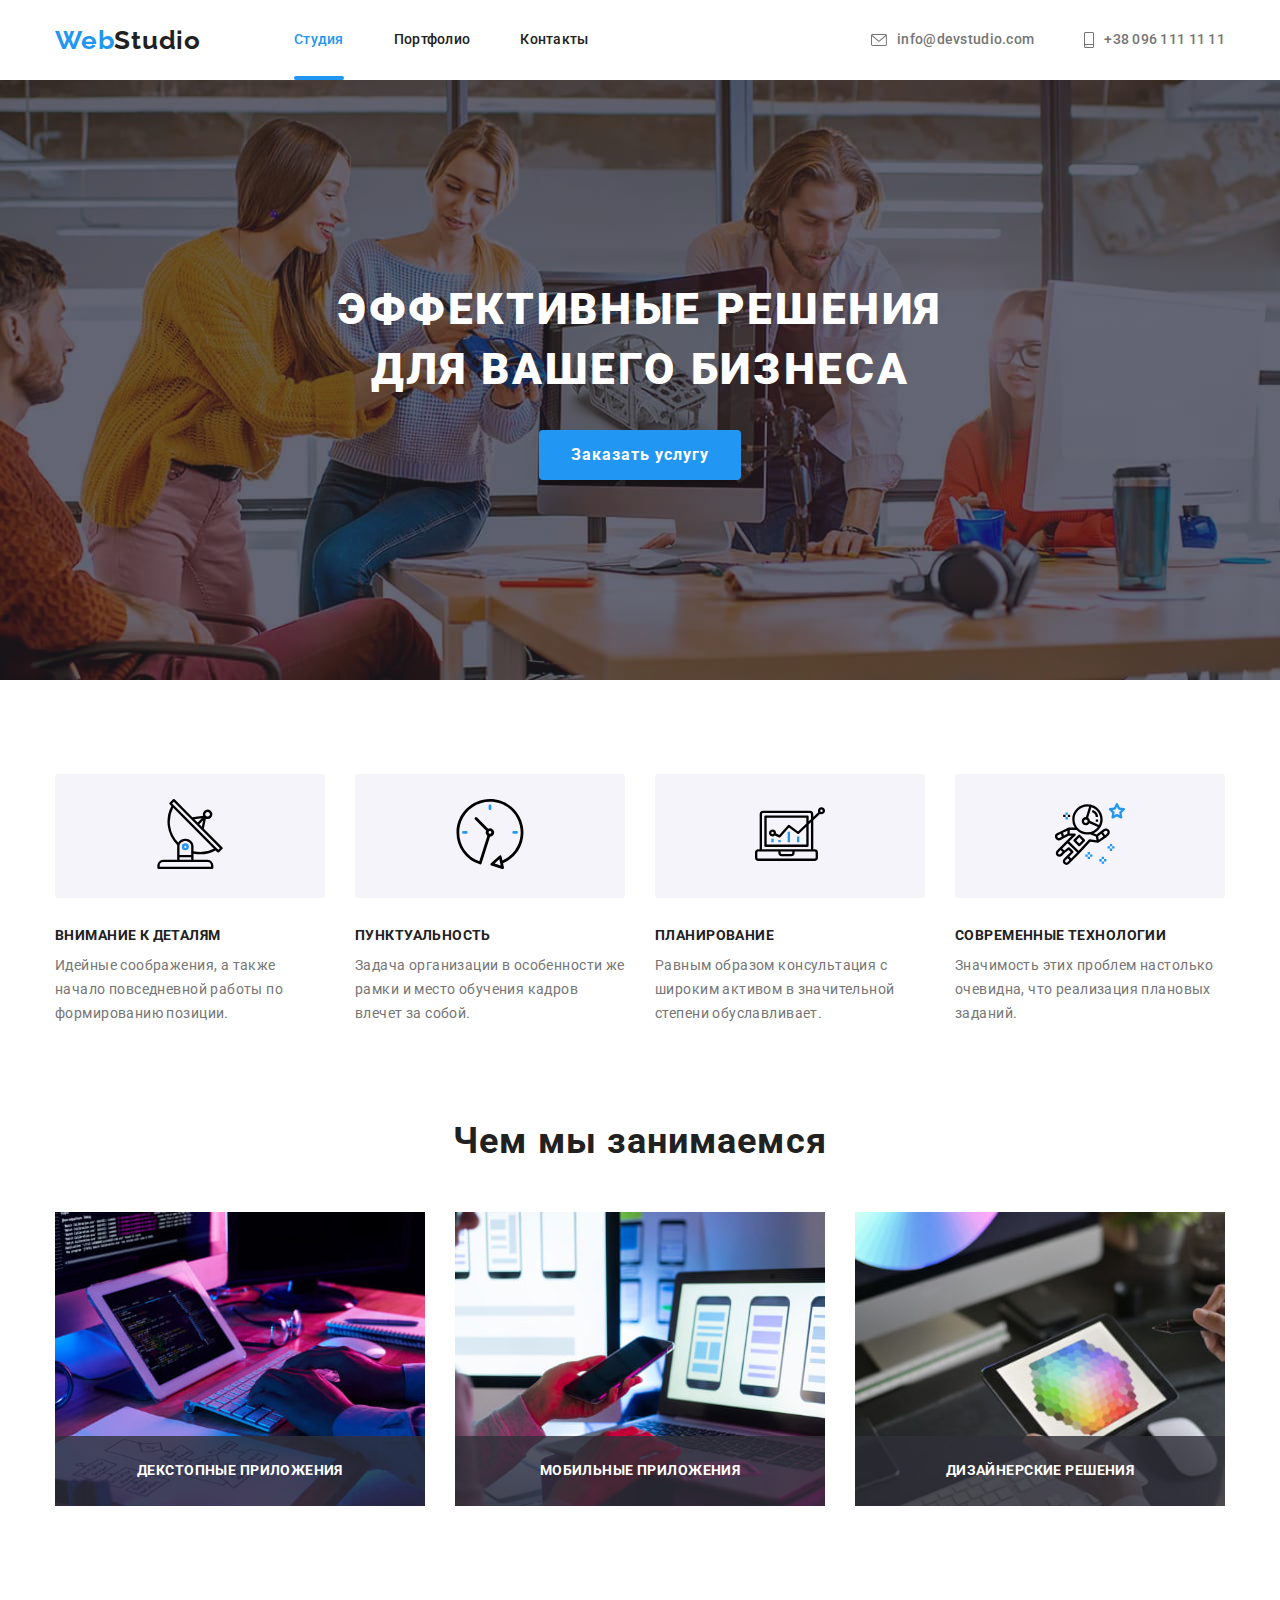
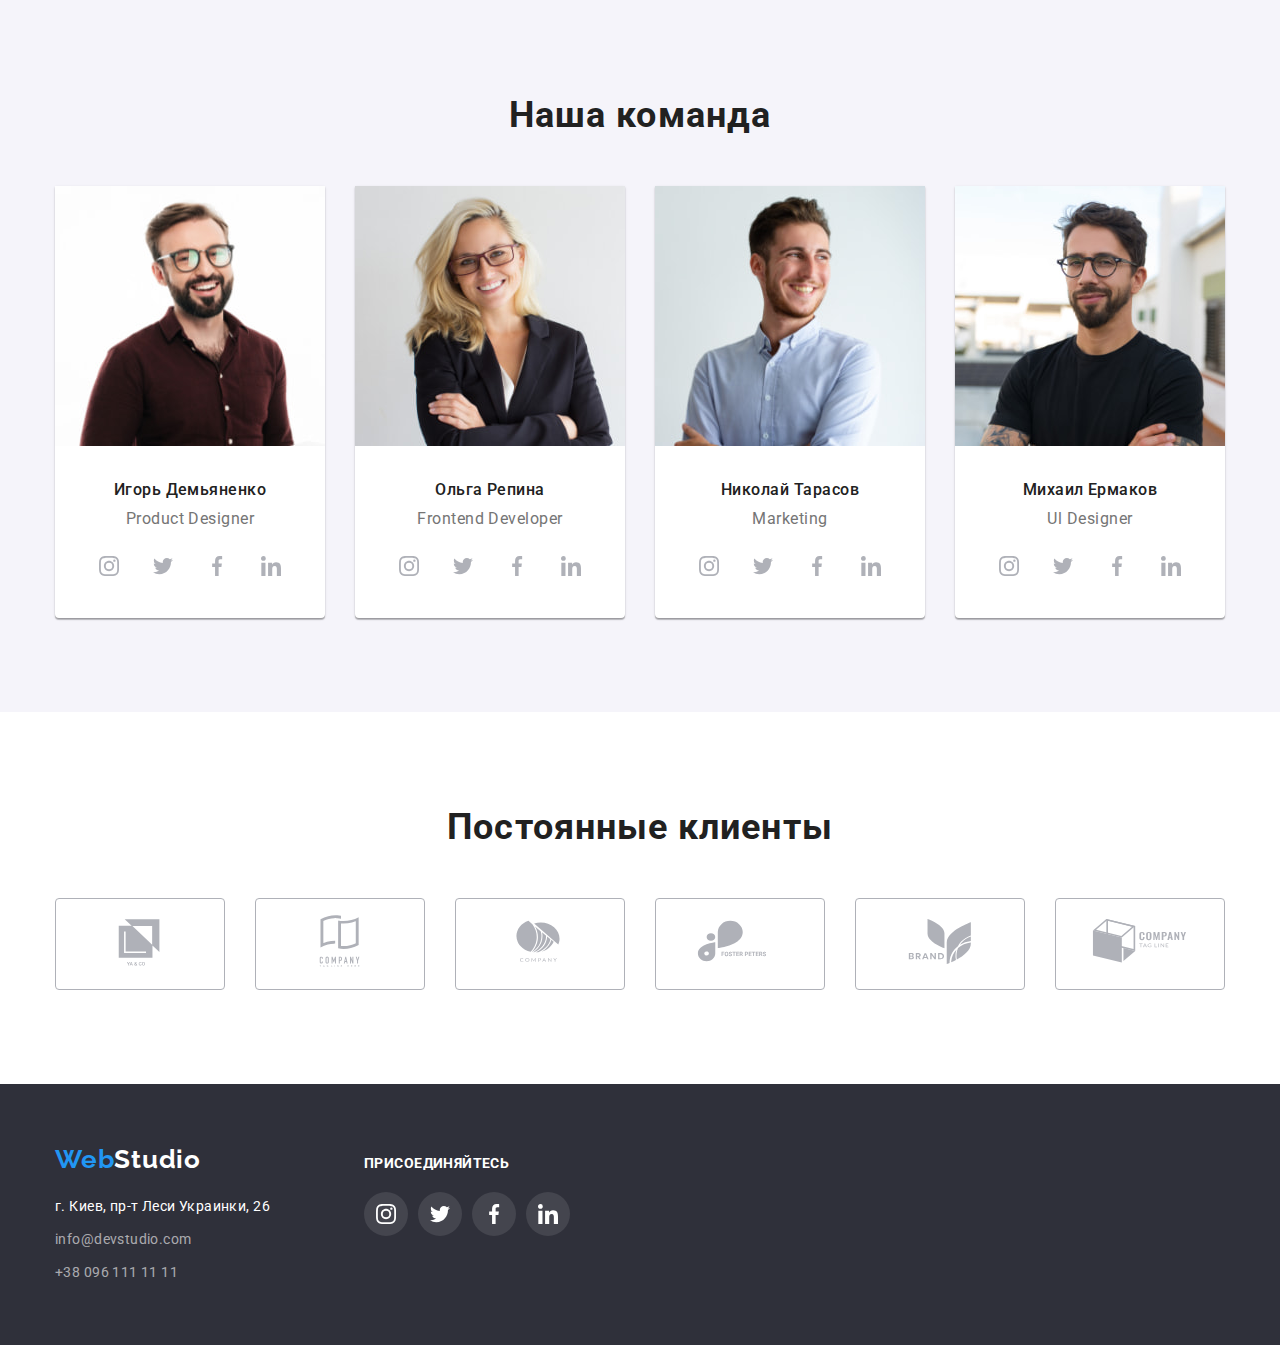
<file: index.html>
<!DOCTYPE html>
<html lang="ru">
  <head>
    <meta charset="UTF-8" />
    <meta http-equiv="X-UA-Compatible" content="IE=edge" />
    <meta name="viewport" content="width=device-width, initial-scale=1.0" />
    <title>Web Studio</title>
    <!--Project fonts-->
    <link rel="preconnect" href="https://fonts.googleapis.com" />
    <link rel="preconnect" href="https://fonts.gstatic.com" crossorigin />
    <link
      href="https://fonts.googleapis.com/css2?family=Raleway:wght@700&family=Roboto:wght@400;500;700;900&display=swap"
      rel="stylesheet"
    />
    <!--Normalize CSS-->
    <link
      href="https://cdnjs.cloudflare.com/ajax/libs/modern-normalize/1.1.0/modern-normalize.min.css"
      rel="stylesheet"
    />
    <!--Custom styles-->
    <link rel="stylesheet" href="./css/stylefile.css" />
  </head>
  <body>
    <!--Header website-->
    <header>
      <div class="container main-nav">
        <a href="./index.html" class="logo link"><span class="logo-first">Web</span>Studio</a>
        <nav class="navigator">
          <ul class="list navigator-list">
            <li ><a href="./index.html" class="nvitem link current">Студия</a></li>
            <li ><a href="./portfolio.html" class="nvitem link">Портфолио</a></li>
            <li ><a href="" class="nvitem link">Контакты</a></li>
          </ul>
        </nav>
        <div class="contact-header">
          <a href="mailto:info@devstudio.com" class="hdcontact link">
            <svg class="contact-icon" width="16" height="12">
              <use href="./images/icons/icons.svg#icon-mail">
              </use>
            </svg>info@devstudio.com</a>
          <a href="tel:+380961111111" class="hdcontact link">
            <svg class="contact-icon" width="10" height="16">
              <use href="./images/icons/icons.svg#icon-smartphone">
              </use>
            </svg>+38 096 111 11 11</a>
        </div>
      </div>
    </header>
    <main>
      <!--Hero-->
      <section class="hero">
        <div class="container">
          <h1 class="hero-title">Эффективные решения для вашего бизнеса</h1>
          <button class="button" type="button" data-modal-open>Заказать услугу</button>
        </div>
      </section>
      <!--What are we doing-->
      <section class="section-what">
        <h2 class="visually-hidden">What are we doing</h2>
        <div class="container what-are-we-doing">
          <ul class="dot-list list">
            <li class="dot-list-cards">
              <div class="quality">
              <svg class="quality-icon" width="70" height="70">
                <use href="./images/icons/icons.svg#icon-antenna">
                </use>
              </svg>
              </div>
              <h3 class="wttitle">Внимание к деталям</h3>
              <p class="wttext">
                Идейные соображения, а также начало повседневной работы по формированию позиции.
              </p>
            </li>
            <li class="dot-list-cards">
              <div class="quality">
              <svg class="quality-icon" width="70" height="70">
                <use href="./images/icons/icons.svg#icon-clock">
                </use>
              </svg>
              </div>
              <h3 class="wttitle">Пунктуальность</h3>
              <p class="wttext">
                Задача организации в особенности же рамки и место обучения кадров влечет за собой.
              </p>
            </li>
            <li class="dot-list-cards">
              <div class="quality">
              <svg class="quality-icon" width="70" height="70">
                <use href="./images/icons/icons.svg#icon-diagram">
                </use>
              </svg>
              </div>
              <h3 class="wttitle">Планирование</h3>
              <p class="wttext">
                Равным образом консультация с широким активом в значительной степени обуславливает.
              </p>
            </li>
            <li class="dot-list-cards">
              <div class="quality">
              <svg class="quality-icon"  width="70" height="70">
                <use href="./images/icons/icons.svg#icon-astronaut">
                </use>
              </svg>
              </div>
              <h3 class="wttitle">Современные технологии</h3>
              <p class="wttext">
                Значимость этих проблем настолько очевидна, что реализация плановых заданий.
              </p>
            </li>
          </ul>
        </div>
      </section>
      <section class="section-foto">
        <div class="container">
        <h2 class="wttitle-two">Чем мы занимаемся</h2>
        <ul class="list" style="display:flex;">
          <li class="dot-list-img">
            <img
              src="./images/what-are-we-doing/type-on-the-keyboard.jpg"
              alt="type-on-the-keyboard"
              width="370"
              height="294"
              class="img"             
            />
            <p class="image-text">Декстопные приложения</p>
          </li>
          <li class="dot-list-img">
            <img
              src="./images/what-are-we-doing/phone-in-hand.jpg"
              alt="phone-in-hand"
              width="370"
              height="294"
              class="img"
            />
            <p class="image-text">Мобильные приложения</p>
          </li>
          <li class="dot-list-img">
            <img src="./images/what-are-we-doing/tablet-in-hand.jpg" alt="phone-in-hand" width="370"
            height="294"
            class="img">
            <p class="image-text">Дизайнерские решения</p>
          </li>
          </div>
        </ul>
      </section>
      <!--Team-->
      <section class="team">
        <div class="container">
        <h2 class="wttitle-two">Наша команда</h2>
        <ul class="list">
          <li class="team-card">
            <img
              src="./images/team/igor-demyanenko.jpg"
              alt="igor-demyanenko"
              width="270"
              height="260"
            />
            <div class="team-card-text">
            <h3 class="team-title">Игорь Демьяненко</h3>
            <p class="team-text">Product Designer</p>
              <ul class="social-icons list">
                <li class="social-list">
                  <a href="#" class="team-icon" aria-label="иконка instagram">
                  <svg class="team-icon-logo" width="20" height="20">
                    <use href="./images/icons/icons.svg#icon-instagram"></use>
                  </svg>
                  </a>
                </li>
                <li class="social-list">
                  <a href="#" class="team-icon" aria-label="иконка twitter">
                  <svg class="team-icon-logo" width="20" height="20">
                    <use href="./images/icons/icons.svg#icon-twitter"></use>
                  </svg>
                  </a>
                </li >
                <li class="social-list">
                  <a href="#" class="team-icon" aria-label="иконка facebook">
                 <svg class="team-icon-logo" width="20" height="20">
                    <use href="./images/icons/icons.svg#icon-facebook"></use>
                  </svg>
                  </a>
                </li>
                <li class="social-list">
                  <a href="#" class="team-icon" aria-label="иконка linkedin">
                  <svg class="team-icon-logo" width="20" height="20">
                    <use href="./images/icons/icons.svg#icon-linkedin"></use>
                  </svg>
                  </a>
                </li>
              </ul>
            </div>
          </li>
          <li class="team-card">
            <img src="./images/team/olga-repina.jpg" alt="olga-repina" width="270" height="260" />
            <div class="team-card-text">
            <h3 class="team-title">Ольга Репина</h3>
            <p class="team-text">Frontend Developer</p>
            <ul class="social-icons list">
                <li class="social-list">
                  <a href="#" class="team-icon" aria-label="иконка instagram">
                  <svg class="team-icon-logo" width="20" height="20">
                    <use href="./images/icons/icons.svg#icon-instagram"></use>
                  </svg>
                  </a>
                </li>
                <li class="social-list">
                  <a href="#" class="team-icon" aria-label="иконка twitter">
                  <svg class="team-icon-logo" width="20" height="20">
                    <use href="./images/icons/icons.svg#icon-twitter"></use>
                  </svg>
                  </a>
                </li >
                <li class="social-list">
                  <a href="#" class="team-icon" aria-label="иконка facebook">
                 <svg class="team-icon-logo" width="20" height="20">
                    <use href="./images/icons/icons.svg#icon-facebook"></use>
                  </svg>
                  </a>
                </li>
                <li class="social-list">
                  <a href="#" class="team-icon" aria-label="иконка linkedin">
                  <svg class="team-icon-logo" width="20" height="20">
                    <use href="./images/icons/icons.svg#icon-linkedin"></use>
                  </svg>
                  </a>
                </li>
              </ul>
            </div>
          </li>
          <li class="team-card">
            <img
              src="./images/team/nikolay-tarasov.jpg"
              alt="nikolay-tarasov"
              width="270"
              height="260"
            />
            <div class="team-card-text">
            <h3 class="team-title">Николай Тарасов</h3>
            <p class="team-text">Marketing</p>
            <ul class="social-icons list">
                <li class="social-list">
                  <a href="#" class="team-icon" aria-label="иконка instagram">
                  <svg class="team-icon-logo" width="20" height="20">
                    <use href="./images/icons/icons.svg#icon-instagram"></use>
                  </svg>
                  </a>
                </li>
                <li class="social-list">
                  <a href="#" class="team-icon" aria-label="иконка twitter">
                  <svg class="team-icon-logo" width="20" height="20">
                    <use href="./images/icons/icons.svg#icon-twitter"></use>
                  </svg>
                  </a>
                </li >
                <li class="social-list">
                  <a href="#" class="team-icon" aria-label="иконка facebook">
                 <svg class="team-icon-logo" width="20" height="20">
                    <use href="./images/icons/icons.svg#icon-facebook"></use>
                  </svg>
                  </a>
                </li>
                <li class="social-list">
                  <a href="#" class="team-icon" aria-label="иконка linkedin">
                  <svg class="team-icon-logo" width="20" height="20">
                    <use href="./images/icons/icons.svg#icon-linkedin"></use>
                  </svg>
                  </a>
                </li>
              </ul>
            </div>
          </li>
          <li class="team-card">
            <img
              src="./images/team/mikhail-ermakov.jpg"
              alt="mikhail-ermakov"
              width="270"
              height="260"
            />
            <div class="team-card-text">
            <h3 class="team-title">Михаил Ермаков</h3>
            <p class="team-text">Ul Designer</p>
            <ul class="social-icons list">
                <li class="social-list">
                  <a href="#" class="team-icon" aria-label="иконка instagram">
                  <svg class="team-icon-logo" width="20" height="20">
                    <use href="./images/icons/icons.svg#icon-instagram"></use>
                  </svg>
                  </a>
                </li>
                <li class="social-list">
                  <a href="#" class="team-icon" aria-label="иконка twitter">
                  <svg class="team-icon-logo" width="20" height="20">
                    <use href="./images/icons/icons.svg#icon-twitter"></use>
                  </svg>
                  </a>
                </li >
                <li class="social-list">
                  <a href="#" class="team-icon" aria-label="иконка facebook">
                 <svg class="team-icon-logo" width="20" height="20">
                    <use href="./images/icons/icons.svg#icon-facebook"></use>
                  </svg>
                  </a>
                </li>
                <li class="social-list">
                  <a href="#" class="team-icon" aria-label="иконка linkedin">
                  <svg class="team-icon-logo" width="20" height="20">
                    <use href="./images/icons/icons.svg#icon-linkedin"></use>
                  </svg>
                  </a>
                </li>
              </ul>
            </div>
          </li>
        </ul>
        </div>
      </section>
      <!--Clients-->
      <section class="clients">
       <div class="container">
        <h2 class="wttitle-two">Постоянные клиенты</h2>
        <ul class="clients-list list">
          <li class="client-icon"><a href="#" class="client-icon-link"><svg class="logo-client" width="106" height="60">
            <use href="./images/icons/icons.svg#icon-logo-first"></use>
          </svg></a></li>
          <li class="client-icon"><a href="#" class="client-icon-link"><svg class="logo-client" width="106" height="60">
            <use href="./images/icons/icons.svg#icon-logo-second"></use>
          </svg></a></li>
          <li class="client-icon"><a href="#" class="client-icon-link"><svg class="logo-client" width="106" height="60">
            <use href="./images/icons/icons.svg#icon-logo-three"></use>
          </svg></a></li>
          <li class="client-icon"><a href="#" class="client-icon-link"><svg class="logo-client" width="106" height="60">
            <use href="./images/icons/icons.svg#icon-logo-four"></use>
          </svg></a></li>
          <li class="client-icon"><a href="#" class="client-icon-link"><svg class="logo-client" width="106" height="60">
            <use href="./images/icons/icons.svg#icon-logo-five"></use>
          </svg></a></li>
          <li class="client-icon"><a href="#" class="client-icon-link"><svg class="logo-client" width="106" height="60">
            <use href="./images/icons/icons.svg#icon-logo-six"></use>
          </svg></a></li>
        </ul>
       </div>
      </section>
    </main>
    <!--Footer-->
    <footer class="footer">
      <div class="container footer-items">
        <div class="address-block">
        <a href="#" class="logo link"><span class="logo-first">Web</span><span class="logo-second">Studio</span></a>
        <address class="address">
          <ul class="list">
            <li class="footer-link">
              <a
                href="https://bit.ly/3pXMvUd"
                target="_blank"
                rel="noopener noreferrer nofollow"
                class="footer-address link"
                >г. Киев, пр-т Леси Украинки, 26</a
              >
            </li>
            <li class="footer-link">
              <a href="mailto:info@devstudio.com" class="footer-address-two link"
                >info@devstudio.com</a
              >
            </li>
            <li class="footer-link">
              <a href="tel:+380961111111" class="footer-address-two link">+38 096 111 11 11</a>
            </li>
          </ul>
        </address>
        </div>
        <div>
          <h2 class="footer-header">Присоединяйтесь</h2>
          <ul class="footer-list list">
            <li class="social-list">
                  <a href="#" class="footer-icon" aria-label="иконка instagram">
                  <svg class="team-icon-logo" width="20" height="20">
                    <use href="./images/icons/icons.svg#icon-instagram"></use>
                  </svg>
                  </a>
                </li>
            <li class="social-list">
              <a href="#" class="footer-icon" aria-label="иконка instagram">
                  <svg class="team-icon-logo" width="20" height="20">
                    <use href="./images/icons/icons.svg#icon-twitter"></use>
                  </svg>
                  </a>
            </li>
            <li class="social-list">
              <a href="#" class="footer-icon" aria-label="иконка instagram">
                  <svg class="team-icon-logo" width="20" height="20">
                    <use href="./images/icons/icons.svg#icon-facebook"></use>
                  </svg>
                  </a>
            </li>
            <li class="social-list">
              <a href="#" class="footer-icon" aria-label="иконка instagram">
                  <svg class="team-icon-logo" width="20" height="20">
                    <use href="./images/icons/icons.svg#icon-linkedin"></use>
                  </svg>
                  </a>
            </li>
          </ul>
        </div>
      </div>
    </footer>
    <!--Modal window-->
    <div class="backdrop is-hidden" data-modal>
      <div class="modal">
        <button class="modal-btn" data-modal-close>
          <svg class="close-icon" width="11" height="11">
            <use href="./images/icons/icons.svg#X"></use>
          </svg>
        </button>
      </div>
    </div>
    <script src="./js/modal.js"></script>
  </body>
</html>
</file>
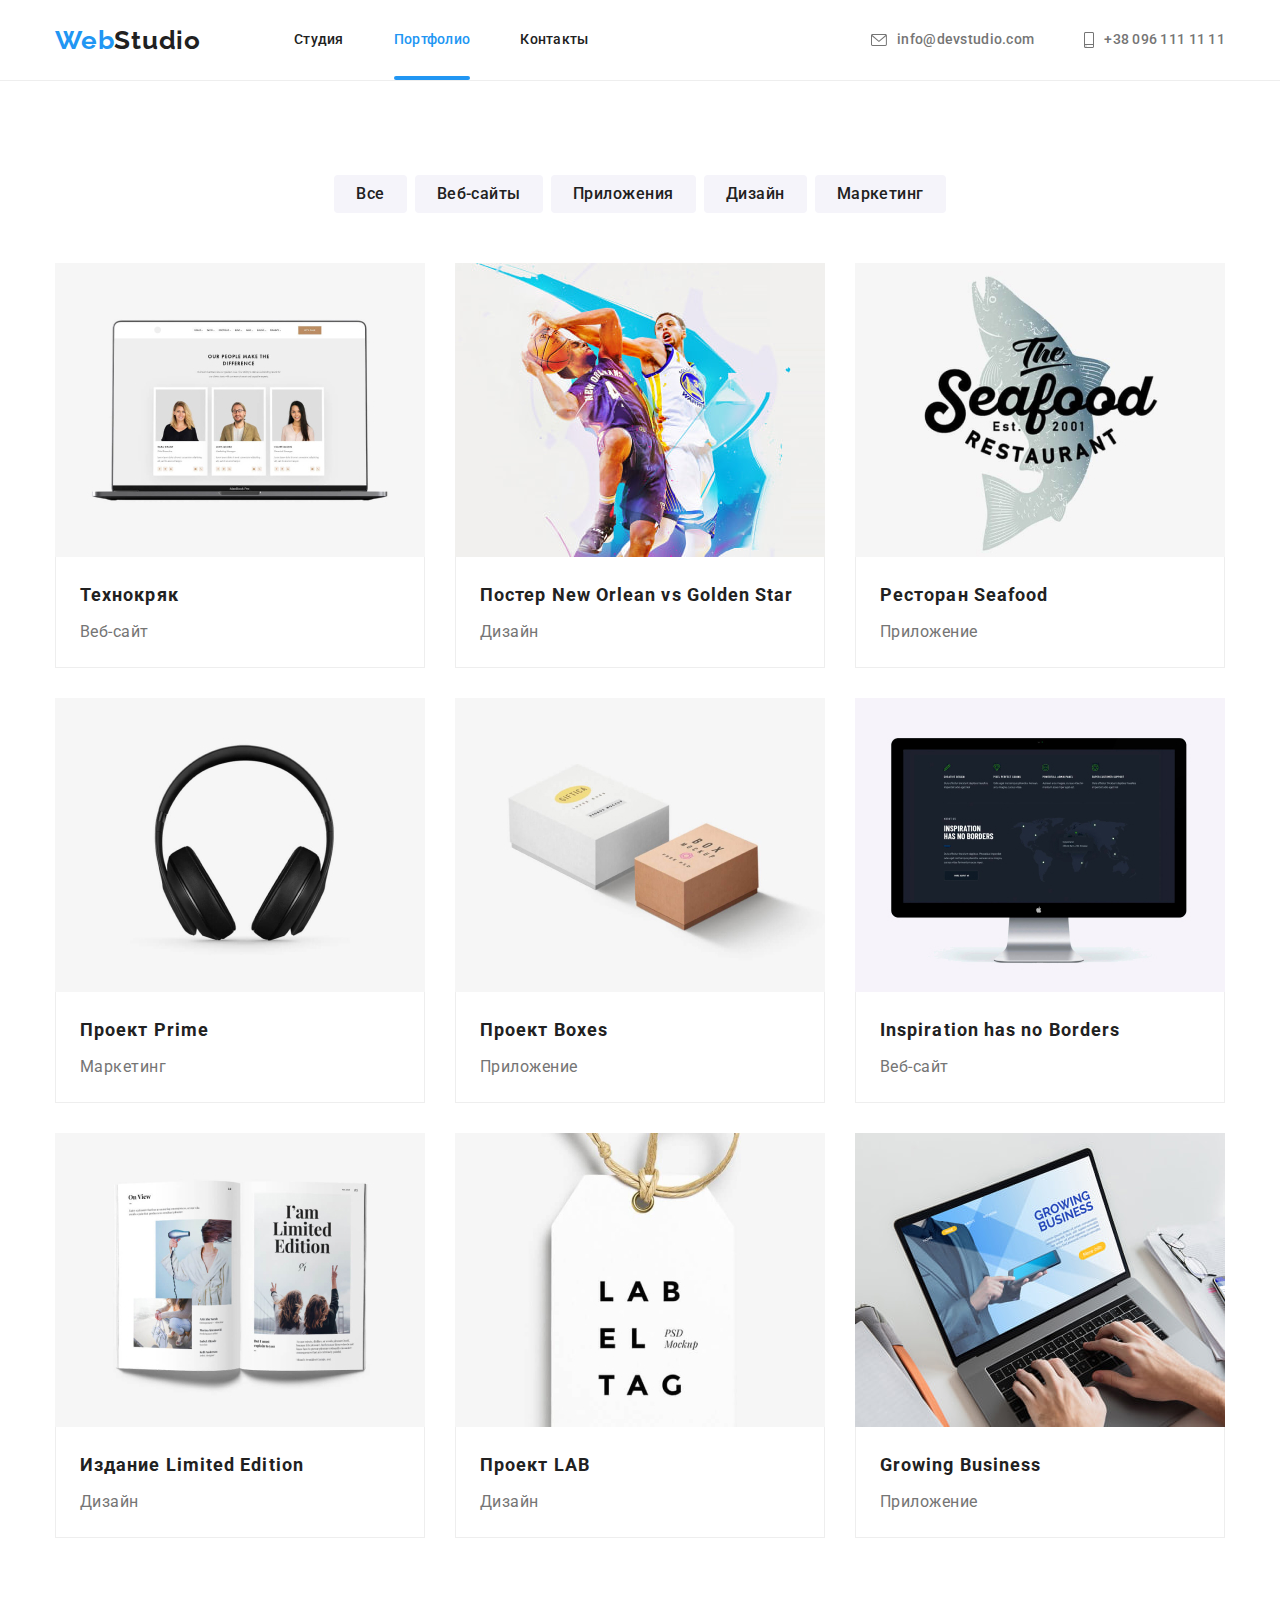
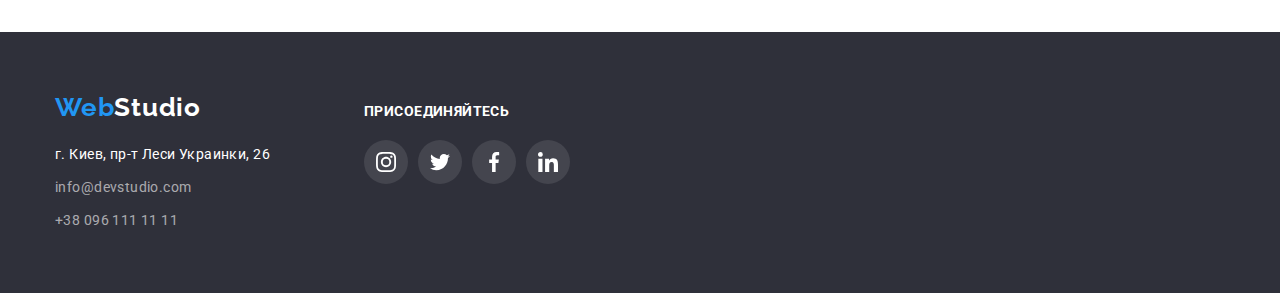
<file: portfolio.html>
<!DOCTYPE html>
<html lang="ru">
  <head>
    <meta charset="UTF-8" />
    <meta http-equiv="X-UA-Compatible" content="IE=edge" />
    <meta name="viewport" content="width=device-width, initial-scale=1.0" />
    <title>Web Studio</title>
    <!--Project fonts-->
    <link rel="preconnect" href="https://fonts.googleapis.com" />
    <link rel="preconnect" href="https://fonts.gstatic.com" crossorigin />
    <link
      href="https://fonts.googleapis.com/css2?family=Raleway:wght@700&family=Roboto:wght@400;500;700;900&display=swap"
      rel="stylesheet"
    />
    <!--Normalize CSS-->
    <link
      href="https://cdnjs.cloudflare.com/ajax/libs/modern-normalize/1.1.0/modern-normalize.min.css"
      rel="stylesheet"
    />
    <!--Custom styles-->
    <link rel="stylesheet" href="./css/stylefile.css" />
  </head>

  <body>
    <!--Header website-->
    <header class="head-porflolio">
      <div class="container main-nav">
        <a href="./index.html" class="logo link"><span class="logo-first">Web</span>Studio</a>
        <nav class="navigator">
          <ul class="list navigator-list">
            <li class="navigator-list-sp"><a href="./index.html" class="nvitem link">Студия</a></li>
            <li class="navigator-list-sp">
              <a href="./portfolio.html" class="nvitem link current">Портфолио</a>
            </li>
            <li class="navigator-list-sp"><a href="" class="nvitem link">Контакты</a></li>
          </ul>
        </nav>
        <div class="contact-header">
          <a href="mailto:info@devstudio.com" class="hdcontact link">
            <svg class="contact-icon" width="16" height="12">
              <use href="./images/icons/icons.svg#icon-mail"></use>
            </svg>
            info@devstudio.com</a
          >
          <a href="tel:+380961111111" class="hdcontact link">
            <svg class="contact-icon" width="10" height="16">
              <use href="./images/icons/icons.svg#icon-smartphone"></use>
            </svg>
            +38 096 111 11 11
          </a>
        </div>
      </div>
    </header>
    <!--Our work-->
    <main>
      <section class="main">
        <div class="container">
          <h1 class="visually-hidden">Filter navigation</h1>
          <ul class="list filter-nav">
            <li class="filter-link"><button class="filter-button" type="button">Все</button></li>
            <li class="filter-link">
              <button class="filter-button" type="button">Веб-сайты</button>
            </li>
            <li class="filter-link">
              <button class="filter-button" type="button">Приложения</button>
            </li>
            <li class="filter-link"><button class="filter-button" type="button">Дизайн</button></li>
            <li class="filter-link">
              <button class="filter-button" type="button">Маркетинг</button>
            </li>
          </ul>
          <ul class="list container-portfolio">
            <li class="portfolio-link">
              <a href="#" class="our-work">
                <div class="hidden-image-text">
                  <img
                    class="image-portfolio"
                    src="./images/portfolio/texno-crak.jpg"
                    alt="texno-crak"
                    width="370"
                    height="294"
                  />
                  <p class="hidden-text">
                    Ресурс предлагает комплексные предложения с разным уровнем функционала и
                    сервисов. Все это позволит посетителю получить исчерпывающие сведения о компании
                    или частном лице.
                  </p>
                </div>
                <div class="portfolio-card">
                  <h2 class="work-title">Технокряк</h2>
                  <p class="work-text">Веб-сайт</p>
                </div>
              </a>
            </li>
            <li class="portfolio-link">
              <a href="#" class="our-work">
                <div class="hidden-image-text">
                  <img
                    class="image-portfolio"
                    src="./images/portfolio/poster-basketball.jpg"
                    alt="Poster-New-Orlean-vs-Golden-star"
                    width="370"
                    height="294"
                  />
                  <p class="hidden-text">
                    Ресурс предлагает комплексные предложения с разным уровнем функционала и
                    сервисов. Все это позволит посетителю получить исчерпывающие сведения о компании
                    или частном лице.
                  </p>
                </div>
                <div class="portfolio-card">
                  <h2 class="work-title">Постер New Orlean vs Golden Star</h2>
                  <p class="work-text">Дизайн</p>
                </div>
              </a>
            </li>
            <li class="portfolio-link">
              <a href="#" class="our-work">
                <div class="hidden-image-text">
                  <img
                    class="image-portfolio"
                    src="./images/portfolio/restoran-seafood.jpg"
                    alt="restoran-seafood"
                    width="370"
                    height="294"
                  />
                  <p class="hidden-text">
                    Ресурс предлагает комплексные предложения с разным уровнем функционала и
                    сервисов. Все это позволит посетителю получить исчерпывающие сведения о компании
                    или частном лице.
                  </p>
                </div>
                <div class="portfolio-card">
                  <h2 class="work-title">Ресторан Seafood</h2>
                  <p class="work-text">Приложение</p>
                </div>
              </a>
            </li>
            <li class="portfolio-link">
              <a href="#" class="our-work">
                <div class="hidden-image-text">
                  <img
                    class="image-portfolio"
                    src="./images/portfolio/proekt-prime.jpg"
                    alt="proekt-prime"
                    width="370"
                    height="294"
                  />
                  <p class="hidden-text">
                    Ресурс предлагает комплексные предложения с разным уровнем функционала и
                    сервисов. Все это позволит посетителю получить исчерпывающие сведения о компании
                    или частном лице.
                  </p>
                </div>
                <div class="portfolio-card">
                  <h2 class="work-title">Проект Prime</h2>
                  <p class="work-text">Маркетинг</p>
                </div>
              </a>
            </li>
            <li class="portfolio-link">
              <a href="#" class="our-work">
                <div class="hidden-image-text">
                  <img
                    class="image-portfolio"
                    src="./images/portfolio/proekt-boxes.jpg"
                    alt="proekt-boxes"
                    width="370"
                    height="294"
                  />
                  <p class="hidden-text">
                    Ресурс предлагает комплексные предложения с разным уровнем функционала и
                    сервисов. Все это позволит посетителю получить исчерпывающие сведения о компании
                    или частном лице.
                  </p>
                </div>
                <div class="portfolio-card">
                  <h2 class="work-title">Проект Boxes</h2>
                  <p class="work-text">Приложение</p>
                </div>
              </a>
            </li>
            <li class="portfolio-link">
              <a href="#" class="our-work">
                <div class="hidden-image-text">
                  <img
                    class="image-portfolio"
                    src="./images/portfolio/inspiration.jpg"
                    alt="inspiration-has-no-borders"
                    width="370"
                    height="294"
                  />
                  <p class="hidden-text">
                    Ресурс предлагает комплексные предложения с разным уровнем функционала и
                    сервисов. Все это позволит посетителю получить исчерпывающие сведения о компании
                    или частном лице.
                  </p>
                </div>
                <div class="portfolio-card">
                  <h2 class="work-title">Inspiration has no Borders</h2>
                  <p class="work-text">Веб-сайт</p>
                </div>
              </a>
            </li>
            <li class="portfolio-link">
              <a href="#" class="our-work">
                <div class="hidden-image-text">
                  <img
                    class="image-portfolio"
                    src="./images/portfolio/limited-edition.jpg"
                    alt="limited-edition"
                    width="370"
                    height="294"
                  />
                  <p class="hidden-text">
                    Ресурс предлагает комплексные предложения с разным уровнем функционала и
                    сервисов. Все это позволит посетителю получить исчерпывающие сведения о компании
                    или частном лице.
                  </p>
                </div>
                <div class="portfolio-card">
                  <h2 class="work-title">Издание Limited Edition</h2>
                  <p class="work-text">Дизайн</p>
                </div>
              </a>
            </li>
            <li class="portfolio-link">
              <a href="#" class="our-work">
                <div class="hidden-image-text">
                  <img
                    class="image-portfolio"
                    src="./images/portfolio/proekt-lab.jpg"
                    alt="proekt-lab"
                    width="370"
                    height="294"
                  />
                  <p class="hidden-text">
                    Ресурс предлагает комплексные предложения с разным уровнем функционала и
                    сервисов. Все это позволит посетителю получить исчерпывающие сведения о компании
                    или частном лице.
                  </p>
                </div>
                <div class="portfolio-card">
                  <h2 class="work-title">Проект LAB</h2>
                  <p class="work-text">Дизайн</p>
                </div>
              </a>
            </li>
            <li class="portfolio-link">
              <a href="#" class="our-work">
                <div class="hidden-image-text">
                  <img
                    class="image-portfolio"
                    src="./images/portfolio/growing-business.jpg"
                    alt="growing-business"
                    width="370"
                    height="294"
                  />
                  <p class="hidden-text">
                    Ресурс предлагает комплексные предложения с разным уровнем функционала и
                    сервисов. Все это позволит посетителю получить исчерпывающие сведения о компании
                    или частном лице.
                  </p>
                </div>
                <div class="portfolio-card">
                  <h2 class="work-title">Growing Business</h2>
                  <p class="work-text">Приложение</p>
                </div>
              </a>
            </li>
          </ul>
        </div>
      </section>
    </main>
    <!--Footer-->
    <footer class="footer">
      <div class="container footer-items">
        <div class="address-block">
          <a href="#" class="logo link"
            ><span class="logo-first">Web</span><span class="logo-second">Studio</span></a
          >
          <address class="address">
            <ul class="list">
              <li class="footer-link">
                <a
                  href="https://bit.ly/3pXMvUd"
                  target="_blank"
                  rel="noopener noreferrer nofollow"
                  class="footer-address link"
                  >г. Киев, пр-т Леси Украинки, 26</a
                >
              </li>
              <li class="footer-link">
                <a href="mailto:info@devstudio.com" class="footer-address-two link"
                  >info@devstudio.com</a
                >
              </li>
              <li class="footer-link">
                <a href="tel:+380961111111" class="footer-address-two link">+38 096 111 11 11</a>
              </li>
            </ul>
          </address>
        </div>
        <div>
          <h2 class="footer-header">Присоединяйтесь</h2>
          <ul class="footer-list list">
            <li class="social-list">
              <a href="#" class="footer-icon" aria-label="иконка instagram">
                <svg class="team-icon-logo" width="20" height="20">
                  <use href="./images/icons/icons.svg#icon-instagram"></use>
                </svg>
              </a>
            </li>
            <li class="social-list">
              <a href="#" class="footer-icon" aria-label="иконка instagram">
                <svg class="team-icon-logo" width="20" height="20">
                  <use href="./images/icons/icons.svg#icon-twitter"></use>
                </svg>
              </a>
            </li>
            <li class="social-list">
              <a href="#" class="footer-icon" aria-label="иконка instagram">
                <svg class="team-icon-logo" width="20" height="20">
                  <use href="./images/icons/icons.svg#icon-facebook"></use>
                </svg>
              </a>
            </li>
            <li class="social-list">
              <a href="#" class="footer-icon" aria-label="иконка instagram">
                <svg class="team-icon-logo" width="20" height="20">
                  <use href="./images/icons/icons.svg#icon-linkedin"></use>
                </svg>
              </a>
            </li>
          </ul>
        </div>
      </div>
    </footer>
  </body>
</html>
</file>
<file: css/stylefile.css>
:root {
    /*Font text*/
    --main-font:'roboto',sans-serif;
    /*Color text*/
    --main-color-text: #212121;
    --accent-color-text: #2196F3;
    --second-color-text: #757575;
    --three-color-text: #FFFFFF;
    /*Bg color*/
    --first-bg: #2F303A;
    --second-bg:#F5F4FA;
    --three-bg: rgba(255, 255, 255, 0.1);
    --four-bg: rgba(47, 48, 58, 0.8);
    --five-bg: rgba(33, 150, 243, 0.9);
    /*border color*/
    --first-bord: #EEEEEE;
    /*icon color*/
    --first-color-icon: #AFB1B8;
    /*modal window*/
    --modal-window-bg: rgba(0, 0, 0, 0.2);
}
body {
    font-family: var(--main-font);
    color: var(--main-color-text);
    font-size: 14px;
    line-height: 1.14;
    letter-spacing: 0.02em;
}
h1,h2,h3,h4,h5,h6,p {
    margin: 0;
}
.link {
    text-decoration: none;
}
.list {
    list-style: none;
    padding-left: 0;
    margin: 0;
}
.button {
    font-family: inherit;
    color: var(--three-color-text);
    background-color: var(--accent-color-text);
    font-weight: 700;
    font-size: 16px;
    line-height: 1.88;
    text-align: center;
    box-shadow: 0px 4px 4px rgba(0, 0, 0, 0.15);
    border: 0;
    letter-spacing: 0.06em;
    border-radius: 4px;
    cursor: pointer;
    padding: 10px 32px;
}
.button:hover,
.button:focus {
    cursor: pointer;
    background-color:  #1f88dd;
}
.container {
    width: 1200px;
    margin-left: auto;
    margin-right: auto;
    padding-left: 15px;
    padding-right: 15px;
}
/*Header******************************************/
.logo {
    font-family: 'Raleway', sans-serif;
    font-weight: 700;
    font-size: 26px;
    line-height: 1.19;
    letter-spacing: 0.03em;
    color: var(--main-color-text);
    margin-right: 93px;

    animation-name: animatelogo;
    animation-duration: 3000ms;
    animation-timing-function: cubic-bezier(0.4, 0, 0.2, 1);
    animation-delay: 1000ms;
}

.logo>.logo-first {
    color: var(--accent-color-text);
}
.logo-second {
    color: var(--three-color-text) ;
}
.nvitem
 {
    font-weight: 500;
    color: var(--main-color-text);
    padding-top: 32px;
    padding-bottom: 32px;
    display: block;
    
    transition: color 250ms cubic-bezier(0.4, 0, 0.2, 1);
}
.nvitem:hover,
.nvitem:focus
 {
    color: var(--accent-color-text);
}

.current {
    color: var(--accent-color-text);
    position: relative;
}
.current::after {
    content: " ";

    display: block;
    height: 4px;
    width: 100%;
    position: absolute;
    bottom: 0;
    border-radius: 2px;

    background-color: var(--accent-color-text);
}
.hdcontact {
    font-weight: 500;
    color: var(--second-color-text);
    margin-right: 50px;
    display: flex;
    align-items:center;
    justify-content: center;
    padding-top: 32px;
    padding-bottom: 32px;

    transition: color 250ms cubic-bezier(0.4, 0, 0.2, 1);
}
.hdcontact:last-child {
    margin-right: 0;
}

.hdcontact:hover ,
.hdcontact:focus {
    color: var(--accent-color-text);

}

.navigator-list {
    display: flex;
    padding-left: 0;
    margin-top: 0;
    margin-bottom: 0;
}
.navigator-list>li {
    margin-right: 50px;
}
.navigator-list>li:last-child {
    margin-right: 0;
}
.main-nav {
    align-items: center;
    display: flex;
}
.contact-icon {
    margin-right: 10px;
    fill: currentColor;
}


/*Hero*******************/
.hero,
.footer {
    background-color: var(--first-bg);
}
.hero {
    padding-top: 200px;
    padding-bottom: 200px;
    text-align: center;
    background-image: linear-gradient(rgba(47, 48, 58, 0.4), rgba(47, 48, 58, 0.4)), url(../images/background/background-header.jpg);
    background-repeat: no-repeat;
    background-position: center;
    max-width: 1600px;
    height: 600px;
    background-size: cover;
    margin-left: auto;
    margin-right: auto;

}

.hero-block>.button {
    margin-left: auto;
    margin-right: auto;
    display: block;
}
.hero-block {
    margin-left: auto;
    margin-right: auto;
    padding-top: 200px;
    padding-bottom: 200px;
}
.hero-title {
    font-weight: 900;
    font-size: 44px;
    line-height: 1.36;
    text-align: center;
    letter-spacing: 0.06em;
    text-transform: uppercase;
    color: var(--three-color-text);
    width: 696px;
    margin-left: auto;
    margin-right: auto;
    margin-bottom: 30px;

}
.contact-header {
    margin-left: auto;
    display: flex;
}
/*What are we doing**************/
.what-are-we-doing>.dot-list {
    display: flex;
}
.section-what {
    padding-top: 94px;
    padding-bottom: 94px;
}
.section-foto {
    padding-bottom: 94px;
}
.img {
    display: block;
}
.visually-hidden {
    position: absolute;
    width: 1px;
    height: 1px;
    margin: -1px;
    border: 0;
    padding: 0;
    
    white-space: nowrap;
    clip-path: inset(100%);
    clip: rect(0 0 0 0);
    overflow: hidden;
  }
.dot-list-cards {
    margin-right: 30px;
}
.dot-list-cards:last-child {
    margin-right: 0;
}
.dot-list-img {
    margin-right: 30px;
    position: relative;
    text-align: center;
    
}
.dot-list-img:last-child {
    margin-right: 0;
}

.image-text {
    position: absolute;
    font-weight: 700;
    line-height: 1.14;
    letter-spacing: 0.03em;
    text-transform: uppercase;
    display: flex;
    justify-content: center;
    align-items: center;
    bottom: 0;
    left: 0;
    padding: 0;
    margin: 0;
    width: 100%;
    height: 70px;
    
    color: var(--three-color-text);

    background-color: var(--four-bg);
    
}
.wttitle {
    font-size: 14px;
    line-height: 1.14;
    font-weight: 700;
    letter-spacing: 0.03em;
    text-transform: uppercase;
    margin-bottom: 10px;
}
.wttext {
    font-weight: 400;
    line-height: 1.71;
    letter-spacing: 0.03em;
    color: var(--second-color-text);
}
.wttitle-two {
    font-weight: 700;
    font-size: 36px;
    line-height: 1.17;
    text-align: center;
    letter-spacing: 0.03em;
    color: var(--main-color-text);
    margin-bottom: 50px;
}
.quality {
    background-color: var(--second-bg);
    padding-left: 100px;
    padding-right: 100px;
    padding-top: 25px;
    padding-bottom: 25px;
    margin-bottom: 30px;
    border-radius: 4px;
}
.quality-icon {
    width: 70px;
    height: 70px;
}
/*Team***********************/
.team {
background-color: var(--second-bg);
padding-top: 94px;
padding-bottom: 94px;
}
.team-card {
    background-color: var(--three-color-text);
    box-shadow: 0px 1px 3px rgba(0, 0, 0, 0.12),
    0px 1px 1px rgba(0, 0, 0, 0.14),
    0px 2px 1px rgba(0, 0, 0, 0.2);
    border-radius: 0px 0px 4px 4px;
    width: 270px;
    margin-right: 30px;
}
.team-card-text {
    padding-top: 30px;
    padding-bottom: 30px;
}
.team .list {
    display: flex;
}
.filter>.list {
    display: flex;
}
.filter {
    margin-bottom: 50px;
}
.team-card:last-child {
    margin-right: 0;
}

.team-title {
    font-weight: 500;
    font-size: 16px;
    line-height: 1.19;
    text-align: center;
    letter-spacing: 0.03em;

    margin-bottom: 10px;
}
.team-text {
    font-size: 16px;
    line-height: 1.19;
    text-align: center;
    letter-spacing: 0.03em;
    color: var(--second-color-text);
    margin-bottom: 16px;
}
.social-icons {
    display: flex;
    justify-content: center;
    align-items: center;
}
.team-icon {
   width: 44px;
   height: 44px;
   display: flex;
   justify-content: center;
   align-items: center;
   fill: var(--first-color-icon);
   border-radius: 50%;

   transition: background-color 250ms cubic-bezier(0.4, 0, 0.2, 1),
   fill 250ms cubic-bezier(0.4, 0, 0.2, 1);
   
}
.team-icon:hover,
.team-icon:focus {
  background-color: var(--accent-color-text);
  fill: var(--three-color-text);
}
.social-list:not(:last-child) {
margin-right: 10px;
}
/*Clients********************/
.clients {
    padding-top: 94px;
    padding-bottom: 94px;
}
.clients-list {
    display: flex;
    justify-content: center;
    align-items: center;
}
.client-icon {
    width: 170px;
    height: 92px;
    border: 1px solid var(--first-color-icon);
    border-radius: 4px;
    display: flex;
    justify-content: center;
    align-items: center;
    fill: var(--first-color-icon);

    transition: fill 250ms cubic-bezier(0.4, 0, 0.2, 1),
    border 250ms cubic-bezier(0.4, 0, 0.2, 1);
}
.client-icon:hover,
.client-icon:focus {
    border: 1px solid var(--accent-color-text);
    fill: var(--accent-color-text);
}
.client-icon:not(:last-child) {
    margin-right: 30px;
}
.client-icon-link:hover,
.client-icon-link:focus {

fill: var(--accent-color-text);
}
.logo-client {
    width: 106px;
    height: 60px;
}


/*Footer*****************/
.footer {
    padding-top:60px ;
    padding-bottom: 60px;
}
.footer-items {
    display: flex;
    align-items: baseline;
}
.footer-address {
line-height: 1.71;
letter-spacing: 0.03em;
color: var(--three-color-text);
font-style: normal;
transition: color 250ms cubic-bezier(0.4, 0, 0.2, 1);
}
.footer-address:hover,
.footer-address:focus {
color: var(--accent-color-text);
}
.footer-address-two {
    line-height: 1.71;
    letter-spacing: 0.03em;
    color: rgba(255, 255, 255, 0.6);
    font-style: normal;
    transition: color 250ms cubic-bezier(0.4, 0, 0.2, 1);
}
.footer-address-two:hover,
.footer-address-two:focus {
color: var(--accent-color-text);
}

.address {
margin-top: 20px;
}
.footer-link {
    margin-bottom: 9px;
}
.footer-link:last-child {
    margin-bottom: 0;
}
.address-block {
    margin-right: 70px;
}
.footer-header {
    text-transform: uppercase;
    font-weight: 700;
    font-size: 14px;
    line-height: 1.14;
    letter-spacing: 0.03em;
    color: var(--three-color-text);
    margin-bottom: 20px;
}
.footer-list {
    display: flex;
}
.footer-icon {
    width: 44px;
    height: 44px;
    display: flex;
    justify-content: center;
    align-items: center;
    fill: var(--three-color-text);
    background-color: var(--three-bg);
    border-radius: 50%;

    transition: background-color 250ms cubic-bezier(0.4, 0, 0.2, 1);
}
.footer-icon:hover,
.footer-icon:focus {
    background-color: var(--accent-color-text);
    cursor: pointer;
}
/*.footer-block {
    margin-left: auto;
    margin-right: auto;
    width: 1200px;
    padding-left: 15px;
    padding-right: 15px;
    padding-top: 60px;
    padding-bottom: 60px;
}*/

 /*Portfolio************************/
 .head-porflolio {
    border-bottom: 1px solid var(--first-bord);
 }
.main {
    padding-top: 94px;
    padding-bottom: 94px;
}
 .filter-button {
    background-color: var(--second-bg);
    cursor: pointer;
    font-weight: 500;
    font-size: 16px;
    line-height: 1.62;
    text-align: center;
    letter-spacing: 0.03em;
    color: var(--main-color-text);
    font-family: inherit;

    border: 0;
    border-radius: 4px;
    padding: 6px 22px;

    transition: background-color 250ms cubic-bezier(0.4, 0, 0.2, 1),
    color 250ms cubic-bezier(0.4, 0, 0.2, 1),
    box-shadow 250ms cubic-bezier(0.4, 0, 0.2, 1);

  }

.filter-button:hover,
.filter-button:focus {
    background-color: var(--accent-color-text);
    color: var(--three-color-text);
    box-shadow: 0px 3px 1px rgba(0, 0, 0, 0.1), 0px 1px 2px rgba(0, 0, 0, 0.08), 0px 2px 2px rgba(0, 0, 0, 0.12);

    
}

.filter-link {
  margin-right: 8px;
}
.filter-link:last-child {
    margin-right: 0;
}
.center {
    justify-content:center;
}
.work-title {
    font-weight: 700;
    font-size: 18px;
    line-height: 2;
    letter-spacing: 0.06em;
    color: var(--main-color-text);
    margin-bottom: 4px;
}
.work-text {
    font-size: 16px;
    line-height: 1.88;
    letter-spacing: 0.03em;
    color: var(--second-color-text);
}
.container-portfolio {
    display: flex;
    margin-left: auto;
    margin-right: auto;
    flex-wrap: wrap;
}
.portfolio-link {
    margin-right: 30px;
    margin-bottom: 30px;

    
}
.portfolio-link:nth-child(3n) {
    margin-right: 0;
}
.portfolio-link:nth-last-child(-n+3) {
    margin-bottom: 0;
}
.portfolio-card {
    border: 1px solid var(--first-bord);
    border-top: none;
    padding: 20px 24px;
}
.image-portfolio {
    display: block;
    
}
.filter-nav {
    display: flex;
    justify-content:center;
    margin-bottom: 50px;
}
.our-work {
    text-decoration: none;
    display: block;
    transition: box-shadow 250ms cubic-bezier(0.4, 0, 0.2, 1);
}
.our-work:hover,
.our-work:focus {
    box-shadow: 0px 1px 1px rgba(0, 0, 0, 0.12), 0px 4px 4px rgba(0, 0, 0, 0.06), 1px 4px 6px rgba(0, 0, 0, 0.16);
}
.hidden-text {
  position: absolute;
  top:0;
  left:0;
  width: 100%;
  height: 294px;

  display: flex;
  justify-content: center;
  align-items: center;

  padding: 63px 24px;

 font-family: 'Roboto';
 font-size: 18px;
 line-height: 1.56;
 letter-spacing: 0.03em;
background-color: var(--five-bg);
color: var(--three-color-text);
transform: translateY(101%);
transition: transform 250ms cubic-bezier(0.4, 0, 0.2, 1);

}
.our-work:hover .hidden-text,
.our-work:focus .hidden-text {
    transform: translateY(0);
}
.hidden-image-text {
    overflow: hidden;
    position: relative;
}
/*Modal window*/
.backdrop {
    position: fixed;
    top: 0;
    left: 0;
    width: 100%;
    height: 100%;
    background-color: var(--modal-window-bg);


    transition: opacity 250ms cubic-bezier(0.4, 0, 0.2, 1);
    
}
.backdrop.is-hidden {
    opacity: 0;
    pointer-events: none;
}
.modal {
    position: absolute;
    top: 50%;
    left: 50%;
    transform: translate(-50%, -50%);

    min-height: 581px;
    min-width: 528px;

    background-color: var(--three-color-text);
    box-shadow: 0px 1px 3px rgba(0, 0, 0, 0.12), 0px 1px 1px rgba(0, 0, 0, 0.14), 0px 2px 1px rgba(0, 0, 0, 0.2);
    border-radius: 4px;
    
    animation-name: animatemodal;
    animation-duration: 3000ms;
    animation-timing-function: cubic-bezier(0.4, 0, 0.2, 1);
    animation-delay: 250ms;
    animation-iteration-count: 3;

   

    

}
.modal-btn {
    position: absolute;
    top: 8px;
    right: 8px;
    cursor: pointer;

    border: 1px solid rgba(0, 0, 0, 0.1);
    background-color: transparent;
    border-radius: 50%;
    width: 30px;
    height: 30px;

    display: flex;
    justify-content: center;
    align-items: center;

    padding: 0;
}
/*Animation*/
@keyframes animatemodal {
    0% {
        transform: translate(-50%, -50%) scale(1) ;
    }

    50% {
        transform: translate(-50%, -50%) scale(1.1) ;
    }

    100% {
        transform: translate(-50%, -50%) scale(1) ;
    }
}

@keyframes animatelogo {
    0% {
        transform: scale(1) ;
    }

    50% {
        transform: scale(1.2) ;
    }

    100% {
        transform: scale(1) ;
    }
}
</file>
